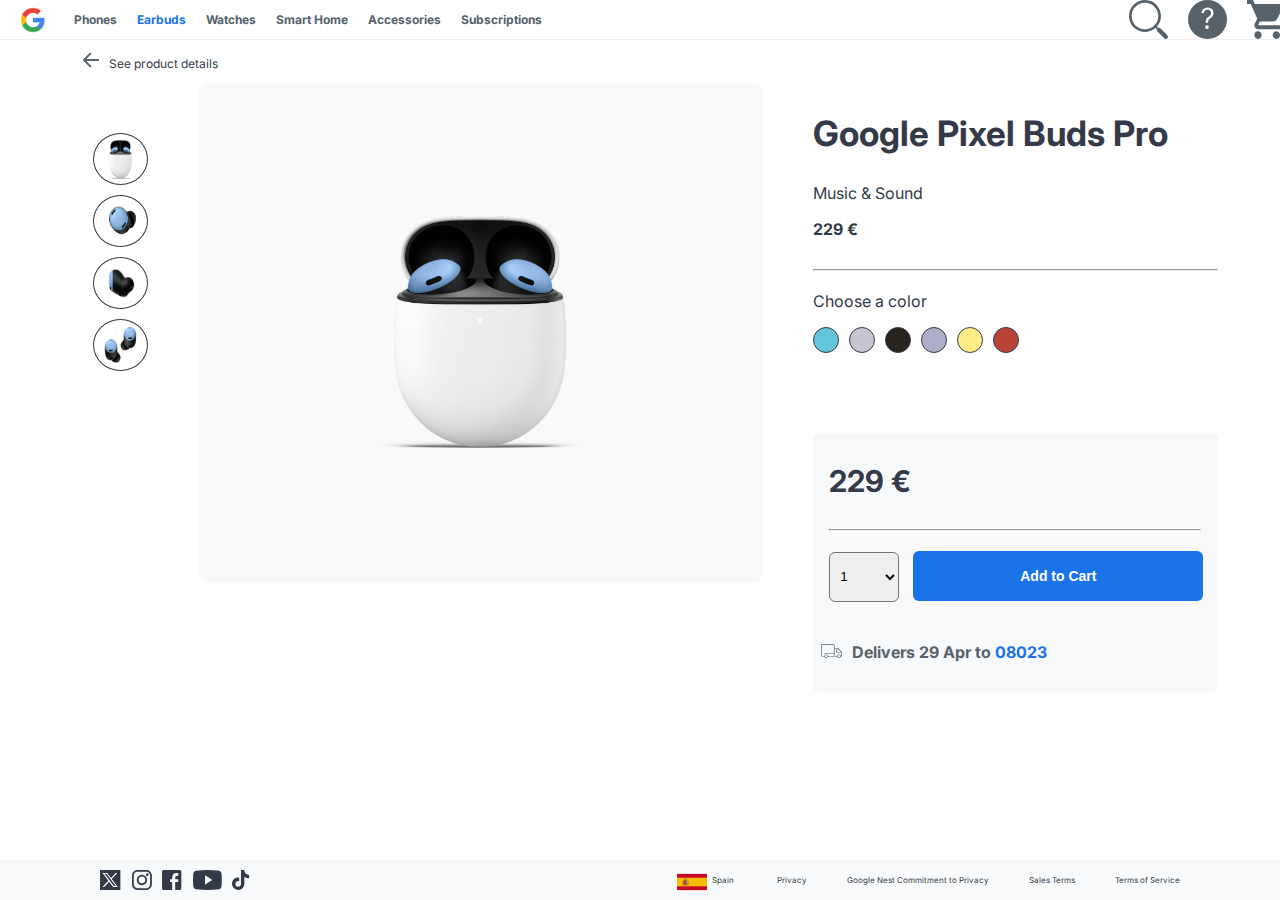
<file: index.html>
<!DOCTYPE html>
<html lang="en">
<head>
    <meta charset="UTF-8">
    <meta name="viewport" content="width=device-width, initial-scale=1.0">
    <link rel="stylesheet" href="style.css">
    <title>Google Store</title>
    <link href="https://fonts.googleapis.com/css2?family=Inter:wght@100..900&display=swap" rel="stylesheet"> 
    
</head>
<body>
    <div id="page-container">
        <header>
            <!--navegacion-->
            <nav class="menu">  
                <div class="navegador">
                    <img class="google"src="logotipo\google-logo.png" alt="google">
                    <p>Phones</p>
                    <a href="index1.html"target="_blank">Earbuds</a> <!--comentar a Ana-->
                    <p>Watches</p>
                    <p>Smart Home</p>
                    <p>Accessories</p>
                    <p>Subscriptions</p>
                </div>
                
                <div class="iconos">
                    <img src="icons/Search.svg" alt="search">
                    <img src="icons/Help.svg" alt="help">
                    <img src="icons/Cart.svg" alt="cart">
                    <img src="icons/Avatar.svg" alt="avatar">
    
                </div>
            </nav> 
           
        </header>
        <main id="content-wrap">
            <div class="flecha"><p><img class="fotoflecha"src="icons\Arrow.svg">See product details</p></div> 
            <div class="principal">
                <div class="miniatura">
                    <img class="earbuds1" src="earbuds/earbuds_01.png" alt="earbuds1">
                    <img class="earbuds2" src="earbuds/earbuds_02.png" alt="earbuds2">
                    <img class="earbuds3" src="earbuds/earbuds_03.png" alt="earbuds3">
                    <img class="earbuds4" src="earbuds/earbuds_04.png" alt="earbuds4">
                </div>
                <div class="fotogrande">
                    <img class="earbudsmain" src="earbuds/earbuds_01.png" alt="earbuds1">
                </div>
                <div class="texto">
                    <div >
                        <h2 class="descripcion">Google Pixel Buds Pro</h2>
                        <p class="descripcion2">Music & Sound</p>
                        <p class="precio">229 €</P>
                        <hr>
                        <p>Choose a color</p>
                        <figure class="colores">
                            <div class="circulo1"></div>
                            <div class="circulo2"></div>
                            <div class="circulo3"></div>
                            <div class="circulo4"></div>
                            <div class="circulo5"></div>
                            <div class="circulo6"></div>
                        </figure>         
                        
                        
                    </div>
                    
                    <div class="carrito">
                        <div class="preciocarrito">
                            <h2>229 €</h2>
                        </div>
                        <hr class="linea">
                        <div class="botones">                        
                            <select class="seleccionar">
                                <option value="1">1</option>
                                <option value="2">2</option>
                                <option value="3">3</option>
                            </select>
                            <button class="añadir">Add to Cart</button>
                        </div>
                        <div class="delivery"><p class=""><img class="camion"src="icons\Delivery.svg" alt="deliveryicon">Delivers 29 Apr to <span>08023</span></p></div>
                    </div>
                </div>
            </div>
            
        </main>
        <footer>
            
                <div class="logos">
                    <img src="icons/SM-x.svg" alt="x">
                    <img src="icons/SM-instagram.svg" alt="instagram">
                    <img src="icons/SM-facebook.svg" alt="facebook">
                    <img src="icons/SM-youtube.svg" alt="youtube">
                    <img src="icons/SM-tiktok.svg" alt="tiktok">
                </div>
                <div class="condiciones">
                    <div class="bandera">
                    <img class="imgbandera"src="icons/Spain.svg" alt="Spain">
                    <p>Spain</p>
                    </div>
                    <p>Privacy</p>
                    <p>Google Nest Commitment to Privacy</p>
                    <p>Sales Terms</p>
                    <p>Terms of Service</p>
                </div>
            
        </footer>
    </div>
    </body>
</file>
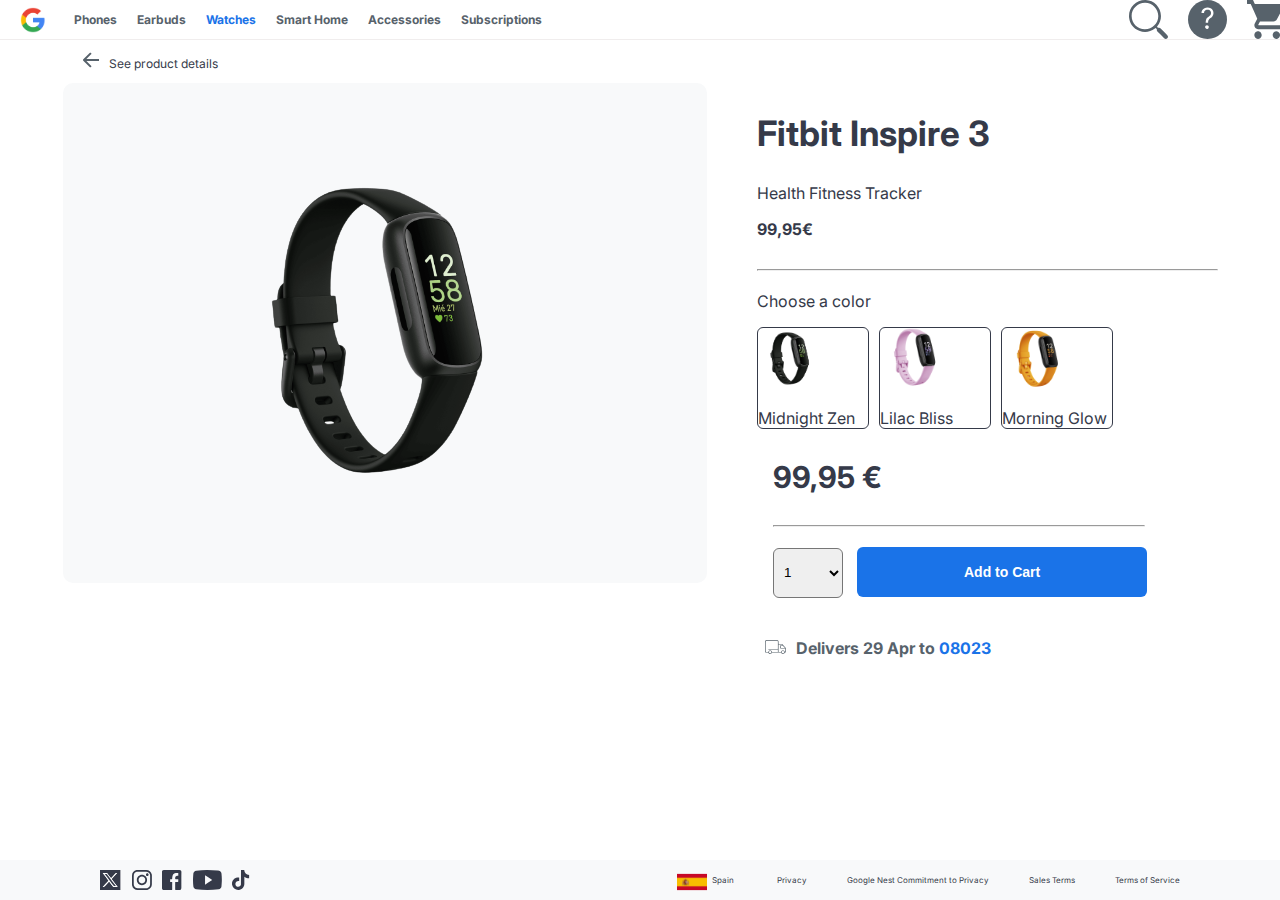
<file: index2.html>
<!DOCTYPE html>
<html lang="en">
<head>
    <meta charset="UTF-8">
    <meta name="viewport" content="width=device-width, initial-scale=1.0">
    <link rel="stylesheet" href="style2.css">
    <title>Google Store</title>
    <link href="https://fonts.googleapis.com/css2?family=Inter:wght@100..900&display=swap" rel="stylesheet"> <!--porque hay un link en href-->
</head>
<body>
    <div id="page-container">
        <header>
            <!--navegacion-->
            <nav class="menu">  
                <div class="navegador">
                    <img class="google"src="logotipo\google-logo.png" alt="google">
                    <p>Phones</p>
                    <p>Earbuds</p>
                    <a href="index2.html"target="_blank">Watches</a>
                    <p>Smart Home</p>
                    <p>Accessories</p>
                    <p>Subscriptions</p>
                </div>
                
                <div class="iconos">
                    <img src="icons/Search.svg" alt="search">
                    <img src="icons/Help.svg" alt="help">
                    <img src="icons/Cart.svg" alt="cart">
                    <img src="icons/Avatar.svg" alt="avatar">
    
                </div>
            </nav> 
        </header>
        <main id="content-wrap">
            <div class="flecha"><p><img class="fotoflecha"src="icons\Arrow.svg">See product details</p></div> 
            <div class="principal">
                <div class="fotogrande">
                    <img class="smartwatch" src="smartwatch\smartwatch_black.png" alt="smartwatch_black">
                </div>
                <div class="texto">
                    <div >
                        <h2 class="descripcion">Fitbit Inspire 3</h2>
                        <p class="descripcion2">Health Fitness Tracker </p>
                        <p class="precio">99,95€</P>
                        <hr>
                        <p>Choose a color</p>
                        <figure class="cuadrado">
                            <div class="cuadrado1">
                                <img src="smartwatch\smartwatch_black.png" alt="smartwatch_black">
                                <p class="product1">Midnight Zen</p>
                            </div>
                            <div class="cuadrado2">
                                <img src="smartwatch\smartwatch_pink.png" alt="smartwatch_pink">
                                <p class="product2">Lilac Bliss</p>
                            </div>
                            <div class="cuadrado3">
                                <img src="smartwatch\smartwatch_yellow.png" alt="smartwatch__yellow">
                                <p class="product3">Morning Glow</p>
                            </div>
                        </figure>         
                        
                        
                    </div>
                    
                    <div class="carrito">
                        <div class="preciocarrito">
                            <h2>99,95 €</h2>
                        </div>
                        <hr class="linea">
                        <div class="botones">                        
                            <select class="seleccionar">
                                <option value="1">1</option>
                                <option value="2">2</option>
                                <option value="3">3</option>
                            </select>
                            <button class="añadir">Add to Cart</button>
                        </div>
                        <div class="delivery"><p class=""><img class="camion"src="icons\Delivery.svg" alt="deliveryicon">Delivers 29 Apr to <span>08023</span></p></div>
                    </div>
                </div>
            </div>
            
        </main>
        <footer>
            
                <div class="logos">
                    <img src="icons/SM-x.svg" alt="x">
                    <img src="icons/SM-instagram.svg" alt="instagram">
                    <img src="icons/SM-facebook.svg" alt="facebook">
                    <img src="icons/SM-youtube.svg" alt="youtube">
                    <img src="icons/SM-tiktok.svg" alt="tiktok">
                </div>
                <div class="condiciones">
                    <div class="bandera">
                    <img class="imgbandera"src="icons/Spain.svg" alt="Spain">
                    <p>Spain</p>
                    </div>
                    <p>Privacy</p>
                    <p>Google Nest Commitment to Privacy</p>
                    <p>Sales Terms</p>
                    <p>Terms of Service</p>
                </div>
            
        </footer>
    </div>
    </body>
</file>
<file: style.css>
@media only screen and (max-width: 428px) {
    img {
      width: 90%; 
      height: auto;
    }
  }
  @media only screen and (min-width: 768px) and (max-width: 1024px) and (orientation: portrait) {
    img {
    
      width: 70%; 
      height: auto;
    } 
    .menu-hamburguesa {display: none;}
  }  
body{
    font-family: "Inter", sans-serif;
    margin:0;
}
#page-container{
    position: relative;
    min-height: 100vh;
}
header{
    height:25%;
}
.menu{
    border-bottom: 1px inset rgb(240, 237, 237); 
    display:flex;
    flex-direction: row;
    justify-content: space-between; 
}
.navegador{
    display:flex;
    flex-direction: row;
    gap: 20px;
    align-items: center;
    font-size: 12px;
    color: #57626b;
    font-weight: bold;
}
.iconos{
    display:flex;
    flex-direction: row;
    margin-right:16px;
    gap: 20px;
}
.google{
    width: 26px;
    height: 26px;
    margin-right:8px; 
    margin-left: 20px;
}
a{text-decoration: none;
   color:#1A73E8 

}
main{
    max-width: 1155px;
    width:100%;
    height: 50%;
    margin-right: auto;
    margin-left: auto;
    padding: 0px 8px;
}
#content-wrap{
    padding-bottom: 2.5rem;
}
.flecha{
    margin-left:20px;
    color: #353a49;
    font-size: 12px;
}
.fotoflecha{
    margin-right:10px;
}
.principal{
    display:flex;
    flex-direction: row;
    gap: 50px;
}
.miniatura{
    display:flex;
    flex-direction: column;
    width:55px;
    margin-top:50px;
    margin-left: 30px;
    gap: 10px;
}
.earbuds1{
    border: 1px solid #353A49;
    border-radius: 90%;
    height: 50px;
}
.earbuds2{
    border: 1px solid #353A49;
    border-radius: 90%;
    height: 50px;
}
.earbuds3{
    border: 1px solid #353A49;
    border-radius: 90%;
    height: 50px;
}
.earbuds4{
    border: 1px solid #353A49;
    border-radius: 90%;
    height: 50px;
}
.fotogrande{
    width: 700px;
    height:500px;
    background-color:  #F8F9FA;
    text-align: center;
    align-content: center;
    margin-bottom: 20px;
    border-radius: 10px;
}
.earbudsmain{
    width: 400px;    
}
.texto{
    width: 500px;
    height:750px;
    display: flex;
    flex-direction: column;
    color: #353A49;
}
.descripcion{
    font-size: 35px;
    font-weight: bold;

}
.descricion2{
    font-size: 12px;
    font-weight: regular;
}
.precio{
    font-weight: bold;
}
hr{
    margin-top:30px;
    margin-bottom:20px;
}
.colores{
    display: flex;
    flex-direction: row;
    margin:0;
    gap: 10px;

}
.circulo1{
    width: 24px;
    height: 24px;
    border: 1px solid #353A49;
    border-radius: 100%;
    background-color: #62C5DA;
}
.circulo2{
    width: 24px;
    height: 24px;
    border: 1px solid #353A49;
    border-radius: 100%;
    background-color: #C6C6D0;
}
.circulo3{
    width: 24px;
    height: 24px;
    border: 1px solid #353A49;
    border-radius: 100%;
    background-color: #28231D;
}
.circulo4{
    width: 24px;
    height: 24px;
    border: 1px solid #353A49;
    border-radius: 100%;
    background-color: #ADADC7;
}
.circulo5{
    width: 24px;
    height: 24px;
    border: 1px solid #353A49;
    border-radius: 100%;
    background-color: #FDEE87 ;
}
.circulo6{
    width: 24px;
    height: 24px;
    border: 1px solid #353A49;
    border-radius: 100%;
    background-color: #BB4336;
}
.carrito{
    width: 100%;
    height: 260px;
    background-color:  #F8F9FA;
    border-radius: 6px;
    margin-top:80px;
}
.preciocarrito{
    margin-left:16px;
    margin-top: 30px;
    font-size: 20px;
}
.linea{
    width:370px;
    margin-left:16px;
}
.seleccionar{
    width: 70px;
    height: 50px;
    border-radius: 6px;
    padding: 6px;
    margin-left: 16px;
    margin-right: 10px;
}
.añadir{
    width: 290px;
    height: 50px;
    border-radius: 6px;
    border-style: none;
    background-color: #1A73E8 ;
    color: white;
    font-weight: bold;
    font-size: 14px;
}
.delivery{
    margin-left:8px;
    margin-top: 40px;
    font-weight: bold;
    color:#57626b;
}
.camion{
    margin-right: 10px;
}
span{
    color:#1A73E8;
}
footer{
    height: 2.5rem;
    width: 100%;
    background-color: #F8F9FA;
    margin-top:20px;
    display:flex;
    flex-direction: row;  
    justify-content: space-between; 
    align-items: center;
    position:absolute;
    bottom: 0;
}

.logos{
    display:flex;
    flex-direction: row;
    margin-left:100px;
    gap: 10px;
    width:20px;
    height:20px;
    
}
.bandera{
    display:flex;
    flex-direction: row;
    width:20px;
    height:20px;
    margin-right: 40px;
    gap: 5px;
    align-content: center;
    
}
.imgbandera{
    width:30px;
    height:30px;
}
.condiciones{
    font-size: 8px;
    display:flex;
    flex-direction: row;
    gap: 40px;
    margin-right:100px;
    color: #353a49;
}
</file>
<file: style2.css>
body{
    font-family: "Inter", sans-serif;
    margin:0;
}
#page-container{
    position: relative;
    min-height: 100vh;
}
header{
    height:25%;
}
.menu{
    border-bottom: 1px inset rgb(240, 237, 237); 
    display:flex;
    flex-direction: row;
    justify-content: space-between; 
}
.navegador{
    display:flex;
    flex-direction: row;
    gap: 20px;
    align-items: center;
    font-size: 12px;
    color: #57626b;
    font-weight: bold;
}
.iconos{
    display:flex;
    flex-direction: row;
    margin-right:16px;
    gap: 20px;
}
.google{
    width: 26px;
    height: 26px;
    margin-right:8px; 
    margin-left: 20px;
}
a{text-decoration: none;
   color:#1A73E8 

}
main{
    max-width: 1155px;
    width:100%;
    height: 50%;
    margin-right: auto;
    margin-left: auto;
    padding: 0px 8px;
}
#content-wrap{
    padding-bottom: 2.5rem;
}
.flecha{
    margin-left:20px;
    color: #353a49;
    font-size: 12px;
}
.fotoflecha{
    margin-right:10px;
}
.principal{
    
    display:flex;
    flex-direction: row;
    gap: 50px;
}

.fotogrande{
    width: 700px;
    height:500px;
    background-color:  #F8F9FA;
    text-align: center;
    align-content: center;
    margin-bottom: 20px;
    border-radius: 10px;
}
.earbudsmain{
    width: 400px;    
}
.texto{
    width: 500px;
    height:750px;
    display: flex;
    flex-direction: column;
    color: #353A49;
}
.descripcion{
    font-size: 35px;
    font-weight: bold;

}
.descricion2{
    font-size: 12px;
    font-weight: regular;
}
.precio{
    font-weight: bold;
}
hr{
    margin-top:30px;
    margin-bottom:20px;
}
.cuadrado{
    display: flex;
    flex-direction: row;
    margin:0;
    gap: 10px;

}
.cuadrado1{
    width: 110px;
    height: 100px;
    border: 1px solid #353A49;
    border-radius: 6px
}
.cuadrado1 img{
    width: 60%;
    height: 60%;
    object-fit: cover;
    
}
.cuadrado2{
    width: 110px;
    height: 100px;
    border: 1px solid #353A49;
    border-radius: 6px
}
.cuadrado2 img{
    width: 60%;
    height: 60%;
    object-fit: cover;
}
.cuadrado3{
    width: 110px;
    height: 100px;
    border: 1px solid #353A49;
    border-radius: 6px
}
.cuadrado3 img{
    width: 60%;
    height: 60%;
    object-fit: cover;
}
.preciocarrito{
    margin-left:16px;
    margin-top: 30px;
    font-size: 20px;
}
.linea{
    width:370px;
    margin-left:16px;
}
.seleccionar{
    width: 70px;
    height: 50px;
    border-radius: 6px;
    padding: 6px;
    margin-left: 16px;
    margin-right: 10px;
}
.añadir{
    width: 290px;
    height: 50px;
    border-radius: 6px;
    border-style: none;
    background-color: #1A73E8 ;
    color: white;
    font-weight: bold;
    font-size: 14px;
}
.delivery{
    margin-left:8px;
    margin-top: 40px;
    font-weight: bold;
    color:#57626b;
}
.camion{
    margin-right: 10px;
}
span{
    color:#1A73E8;
}
footer{
    height: 2.5rem;
    width: 100%;
    background-color: #F8F9FA;
    margin-top:20px;
    display:flex;
    flex-direction: row;  
    justify-content: space-between; 
    align-items: center;
    position:absolute;
    bottom: 0;
}

.logos{
    display:flex;
    flex-direction: row;
    margin-left:100px;
    gap: 10px;
    width:20px;
    height:20px;
    
}
.bandera{
    display:flex;
    flex-direction: row;
    width:20px;
    height:20px;
    margin-right: 40px;
    gap: 5px;
    align-content: center;
    
}
.imgbandera{
    width:30px;
    height:30px;
}
.condiciones{
    font-size: 8px;
    display:flex;
    flex-direction: row;
    gap: 40px;
    margin-right:100px;
    color: #353a49;
}
</file>
